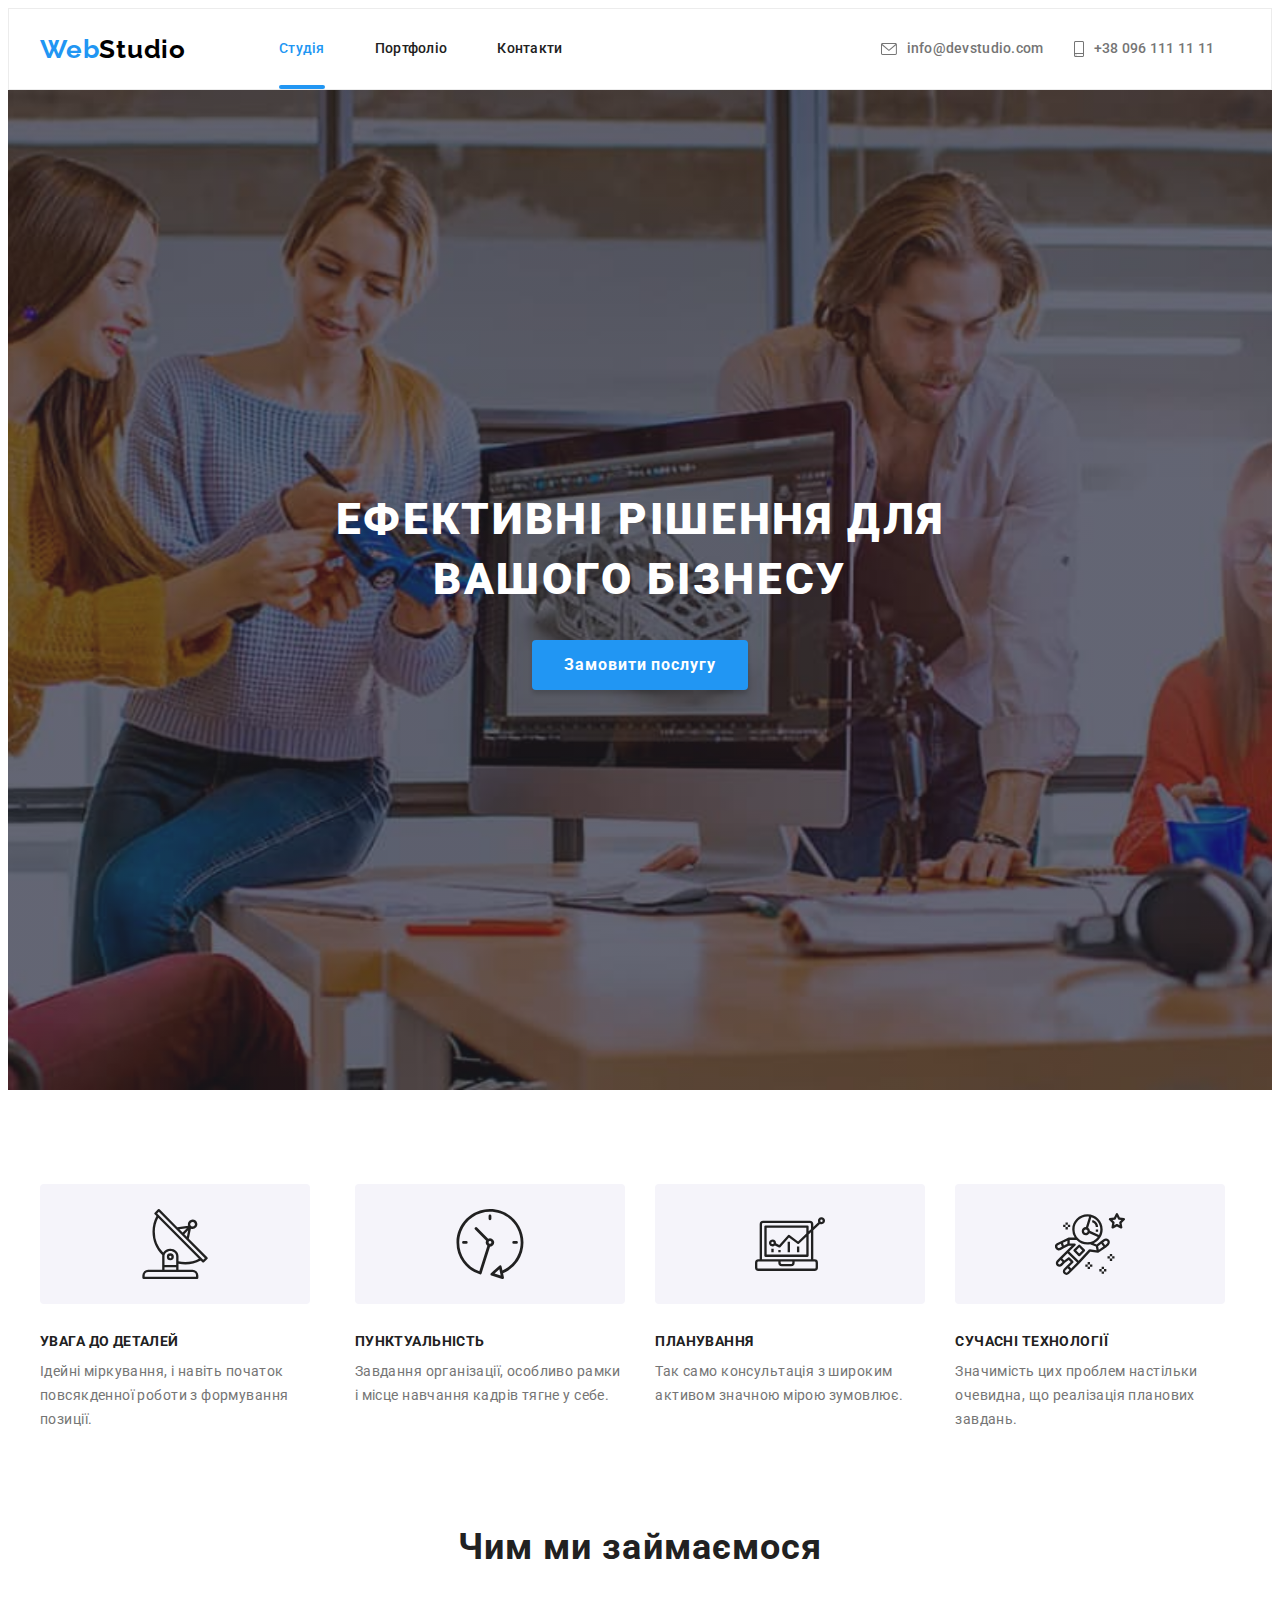
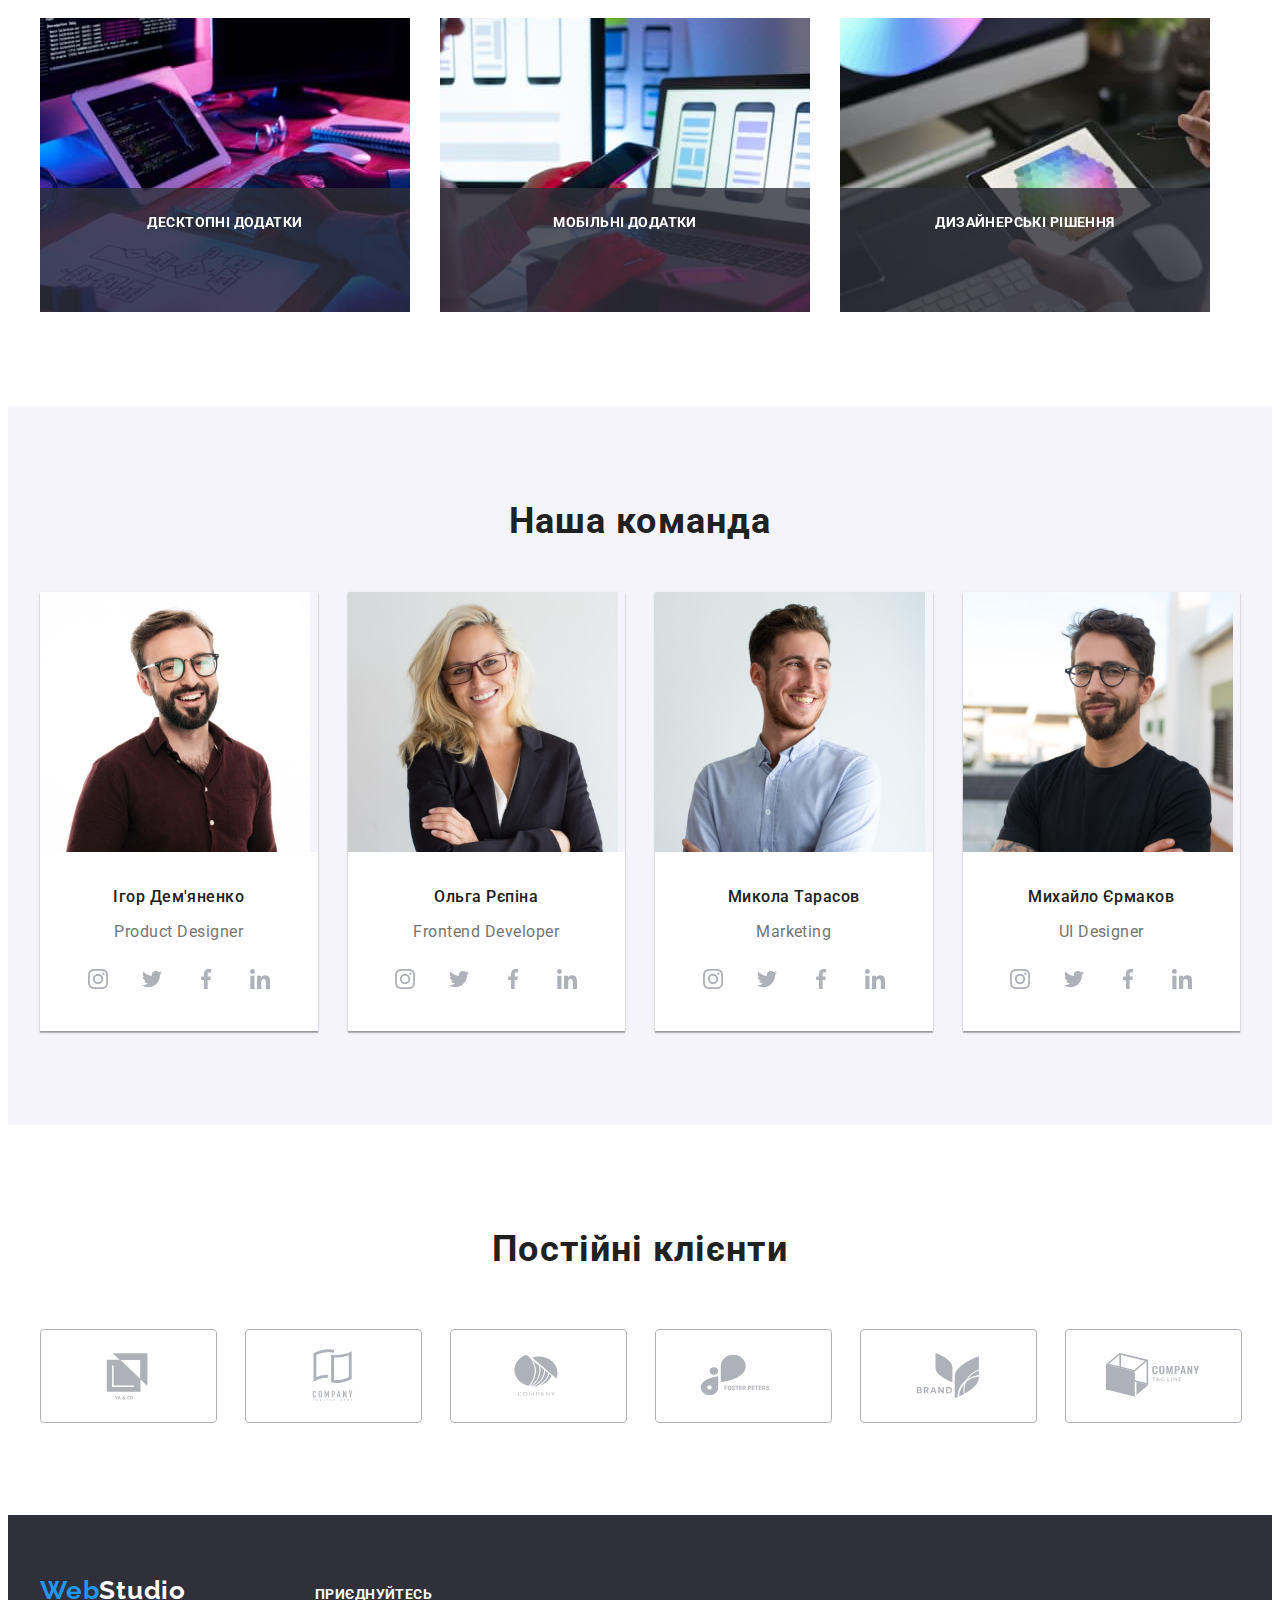
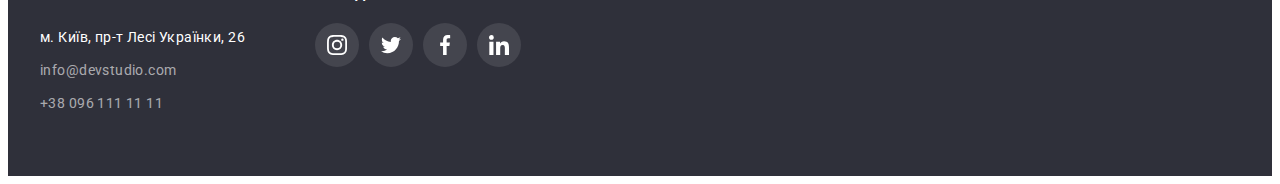
<file: index.html>
<!DOCTYPE html>
<html lang="uk">
  <head>
    <meta charset="UTF-8" />
    <meta http-equiv="X-UA-Compatible" content="IE=edge" />
    <meta name="viewport" content="width=device-width, initial-scale=1.0" />
    <title>Portfolio</title>
    <link rel="preconnect" href="https://fonts.googleapis.com" />
    <link rel="preconnect" href="https://fonts.gstatic.com" crossorigin />
    <link
      href="https://fonts.googleapis.com/css2?family=Raleway:wght@700&family=Roboto:wght@400;500;700;900&display=swap"
      rel="stylesheet"
    />
    <link
      rel="stylesheet"
      href="https://cdnjs.cloudflare.com/ajax/libs/modern-normalize/1.1.0/modern-normalize.min.css"
      integrity="sha512-wpPYUAdjBVSE4KJnH1VR1HeZfpl1ub8YT/NKx4PuQ5NmX2tKuGu6U/JRp5y+Y8XG2tV+wKQpNHVUX03MfMFn9Q=="
      crossorigin="anonymous"
      referrerpolicy="no-referrer"
    />
    <link rel="stylesheet" href="./css/styles.css" />
  </head>
  <body>
    <header class="header-page">
      <div class="container main-nav">
        <nav class="site">
          <a class="logo" href="/index.html"
            >Web<span class="black-logo">Studio</span></a
          >
          <ul class="site-nav">
            <li>
              <a class="link-nav current" href="/index.html">Студія</a>
            </li>
            <li><a class="link-nav" href="./portfolio.html">Портфоліо</a></li>
            <li><a class="link-nav" href="">Контакти</a></li>
          </ul>
        </nav>
        <ul class="auth-nav">
          <li class="contact-icon">
            <a class="link" href="mailto:info@devstudio.com">
              <svg class="mail-icon" width="16" height="12">
                <use href="./images/icons.svg#icon-envelope"></use></svg
              >info@devstudio.com
            </a>
          </li>
          <li class="contact-icon">
            <a class="link tel" href="tel:+380961111111">
              <svg class="smarthone-icon" width="10" height="16">
                <use href="./images/icons.svg#icon-smartphone"></use>
              </svg>
              +38 096 111 11 11
            </a>
          </li>
        </ul>
      </div>
    </header>
    <main>
      <section class="decision overlay">
        <div class="container button-buy">
          <h1 class="title">Ефективні рішення для вашого бізнесу</h1>
          <button data-modal-open class="button" type="button">
            Замовити послугу
          </button>
          <div class="backdrop is-hidden" data-modal>
            <div class="modal">
              <button data-modal-close class="close" type="button">
                <svg width="18" height="18">
                  <use href="./images/icons.svg#icon-icon-close"></use>
                </svg>
              </button>
            </div>
          </div>
        </div>
      </section>

      <section class="section-details">
        <div class="container details">
          <ul class="list">
            <li class="list-details">
              <div class="details-icon">
                <svg class="icon-list" width="70" height="70">
                  <use
                    class="icon-antenna"
                    href="./images/icons.svg#icon-antenna-1"
                  ></use>
                </svg>
              </div>
              <h2 class="sub-title">УВАГА ДО ДЕТАЛЕЙ</h2>
              <p class="description">
                Ідейні міркування, і навіть початок повсякденної роботи з
                формування позиції.
              </p>
            </li>

            <li class="list-details">
              <div class="details-icon">
                <svg class="icon-list" width="70" height="70">
                  <use
                    class="icon-clock"
                    href="./images/icons.svg#icon-clock-1"
                  ></use>
                </svg>
              </div>
              <h2 class="sub-title">ПУНКТУАЛЬНІСТЬ</h2>
              <p class="description">
                Завдання організації, особливо рамки і місце навчання кадрів
                тягне у себе.
              </p>
            </li>

            <li class="list-details">
              <div class="details-icon">
                <svg class="icon-list" width="70" height="70">
                  <use
                    class="icon-diagram"
                    href="./images/icons.svg#icon-diagram-1"
                  ></use>
                </svg>
              </div>
              <h2 class="sub-title">ПЛАНУВАННЯ</h2>
              <p class="description">
                Так само консультація з широким активом значною мірою зумовлює.
              </p>
            </li>

            <li class="list-details">
              <div class="details-icon">
                <svg class="icon-list" width="70" height="70">
                  <use
                    class="icon-astronaut"
                    href="./images/icons.svg#icon-astronaut-1"
                  ></use>
                </svg>
              </div>
              <h2 class="sub-title">СУЧАСНІ ТЕХНОЛОГІЇ</h2>
              <p class="description">
                Значимість цих проблем настільки очевидна, що реалізація
                планових завдань.
              </p>
            </li>
          </ul>
        </div>
      </section>

      <section class="hero">
        <div class="container">
          <h2 class="pre-title">Чим ми займаємося</h2>
          <ul class="list-do">
            <li>
              <a class="img-image" href=""
                ><img src="./img/img1.jpg" alt="набір символів" width="370" />
                <p class="img-title">Десктопні додатки</p></a
              >
            </li>
            <li>
              <a class="img-image" href=""
                ><img src="./img/img2.jpg" alt="розробка макету" width="370" />
                <p class="img-title">Мобільні додатки</p></a
              >
            </li>
            <li>
              <a class="img-image" href=""
                ><img src="./img/img3.jpg" alt="дизайн" width="370" />
                <p class="img-title">Дизайнерські рішення</p>
              </a>
            </li>
          </ul>
        </div>
      </section>
      <section class="team">
        <div class="container">
          <h2 class="pre-title">Наша команда</h2>

          <ul class="list-team our-team">
            <li class="icon-item">
              <img src="./img/img4.jpg" alt="Ігор Дем'яненко" width="270" />
              <div class="title-profession">
                <h3 class="title-name">Ігор Дем'яненко</h3>
                <p class="description-name">Product Designer</p>
                <ul class="soc-list list">
                  <li class="soc-item">
                    <a href="" class="soc-link">
                      <svg class="soc-icon" width="20" height="20">
                        <use href="./images/icons.svg#icon-instagram-2"></use>
                      </svg>
                    </a>
                  </li>
                  <li class="soc-item">
                    <a href="" class="soc-link">
                      <svg class="soc-icon" width="20" height="20">
                        <use href="./images/icons.svg#icon-twitter-1"></use>
                      </svg>
                    </a>
                  </li>
                  <li class="soc-item">
                    <a href="" class="soc-link">
                      <svg class="soc-icon" width="20" height="20">
                        <use href="./images/icons.svg#icon-facebook-1"></use>
                      </svg>
                    </a>
                  </li>
                  <li class="soc-item">
                    <a href="" class="soc-link">
                      <svg class="soc-icon" width="20" height="20">
                        <use href="./images/icons.svg#icon-linkedin-1"></use>
                      </svg>
                    </a>
                  </li>
                </ul>
              </div>
            </li>

            <li class="icon-item">
              <img src="./img/img5.jpg" alt="Ольга Рєпіна" width="270" />
              <div class="title-profession">
                <h3 class="title-name">Ольга Рєпіна</h3>
                <p class="description-name">Frontend Developer</p>
                <ul class="soc-list list">
                  <li class="soc-item">
                    <a href="" class="soc-link">
                      <svg class="soc-icon" width="20" height="20">
                        <use href="./images/icons.svg#icon-instagram-2"></use>
                      </svg>
                    </a>
                  </li>
                  <li class="soc-item">
                    <a href="" class="soc-link">
                      <svg class="soc-icon" width="20" height="20">
                        <use href="./images/icons.svg#icon-twitter-1"></use>
                      </svg>
                    </a>
                  </li>
                  <li class="soc-item">
                    <a href="" class="soc-link">
                      <svg class="soc-icon" width="20" height="20">
                        <use href="./images/icons.svg#icon-facebook-1"></use>
                      </svg>
                    </a>
                  </li>
                  <li class="soc-item">
                    <a href="" class="soc-link">
                      <svg class="soc-icon" width="20" height="20">
                        <use href="./images/icons.svg#icon-linkedin-1"></use>
                      </svg>
                    </a>
                  </li>
                </ul>
              </div>
            </li>
            <li class="icon-item">
              <img src="./img/img6.jpg" alt="Микола Тарасов" width="270" />
              <div class="title-profession">
                <h3 class="title-name">Микола Тарасов</h3>
                <p class="description-name">Marketing</p>
                <ul class="soc-list list">
                  <li class="soc-item">
                    <a href="" class="soc-link">
                      <svg class="soc-icon" width="20" height="20">
                        <use href="./images/icons.svg#icon-instagram-2"></use>
                      </svg>
                    </a>
                  </li>
                  <li class="soc-item">
                    <a href="" class="soc-link">
                      <svg class="soc-icon" width="20" height="20">
                        <use href="./images/icons.svg#icon-twitter-1"></use>
                      </svg>
                    </a>
                  </li>
                  <li class="soc-item">
                    <a href="" class="soc-link">
                      <svg class="soc-icon" width="20" height="20">
                        <use href="./images/icons.svg#icon-facebook-1"></use>
                      </svg>
                    </a>
                  </li>
                  <li class="soc-item">
                    <a href="" class="soc-link">
                      <svg class="soc-icon" width="20" height="20">
                        <use href="./images/icons.svg#icon-linkedin-1"></use>
                      </svg>
                    </a>
                  </li>
                </ul>
              </div>
            </li>
            <li class="icon-item">
              <img src="./img/img7.jpg" alt="Михайло Єрмаков" width="270" />
              <div class="title-profession">
                <h3 class="title-name">Михайло Єрмаков</h3>
                <p class="description-name">UI Designer</p>
                <ul class="soc-list list">
                  <li class="soc-item">
                    <a href="" class="soc-link">
                      <svg class="soc-icon" width="20" height="20">
                        <use href="./images/icons.svg#icon-instagram-2"></use>
                      </svg>
                    </a>
                  </li>
                  <li class="soc-item">
                    <a href="" class="soc-link">
                      <svg class="soc-icon" width="20" height="20">
                        <use href="./images/icons.svg#icon-twitter-1"></use>
                      </svg>
                    </a>
                  </li>
                  <li class="soc-item">
                    <a href="" class="soc-link">
                      <svg class="soc-icon" width="20" height="20">
                        <use href="./images/icons.svg#icon-facebook-1"></use>
                      </svg>
                    </a>
                  </li>
                  <li class="soc-item">
                    <a href="" class="soc-link">
                      <svg class="soc-icon" width="20" height="20">
                        <use href="./images/icons.svg#icon-linkedin-1"></use>
                      </svg>
                    </a>
                  </li>
                </ul>
              </div>
            </li>
          </ul>
        </div>
      </section>
      <section class="clients">
        <div class="container">
          <h2 class="title-clients">Постійні клієнти</h2>
          <ul class="clients-list list">
            <li class="client-item">
              <a href="" class="client-link">
                <svg class="client-icon" width="106" height="60">
                  <use href="./images/icons.svg#icon-Logo"></use></svg
              ></a>
            </li>
            <li class="client-item">
              <a href="" class="client-link">
                <svg class="client-icon" width="106" height="60">
                  <use href="./images/icons.svg#icon-Logo-1"></use>
                </svg>
              </a>
            </li>
            <li class="client-item">
              <a href="" class="client-link">
                <svg class="client-icon" width="106" height="60">
                  <use href="./images/icons.svg#icon-Logo-2"></use>
                </svg>
              </a>
            </li>
            <li class="client-item">
              <a href="" class="client-link">
                <svg class="client-icon" width="106" height="60">
                  <use href="./images/icons.svg#icon-Logo-3"></use>
                </svg>
              </a>
            </li>
            <li class="client-item">
              <a href="" class="client-link">
                <svg class="client-icon" width="106" height="60">
                  <use href="./images/icons.svg#icon-Logo-4"></use>
                </svg>
              </a>
            </li>
            <li class="client-item">
              <a href="" class="client-link">
                <svg class="client-icon" width="106" height="60">
                  <use href="./images/icons.svg#icon-Logo-5"></use>
                </svg>
              </a>
            </li>
          </ul>
        </div>
      </section>
    </main>
    <footer class="footer">
      <div class="container footer-item">
        <div class="footer-adress">
          <a class="logo-footer" href="/index.html"
            >Web<span class="partlogo">Studio</span></a
          >
          <address class="adress">
            <a class="street" href="">м. Київ, пр-т Лесі Українки, 26</a>
            <ul class="communication">
              <li class="contact-item">
                <a class="contact mail" href="mailto:info@devstudio.com"
                  >info@devstudio.com</a
                >
              </li>
              <li>
                <a class="contact" href="tel:+380961111111"
                  >+38 096 111 11 11</a
                >
              </li>
            </ul>
          </address>
        </div>
        <div class="footer-soc">
          <h2 class="footer-title">приєднуйтесь</h2>
          <ul class="footer-soc-list">
            <li class="footer-soc-item">
              <a href="" class="footer-soc-link">
                <svg class="footer-soc-icon" width="20" height="20">
                  <use href="./images/icons.svg#icon-instagram-2"></use>
                </svg>
              </a>
            </li>
            <li class="footer-soc-item">
              <a href="" class="footer-soc-link">
                <svg class="footer-soc-icon" width="20" height="20">
                  <use href="./images/icons.svg#icon-twitter-1"></use>
                </svg>
              </a>
            </li>
            <li class="footer-soc-item">
              <a href="" class="footer-soc-link">
                <svg class="footer-soc-icon" width="20" height="20">
                  <use href="./images/icons.svg#icon-facebook-1"></use>
                </svg>
              </a>
            </li>
            <li class="footer-soc-item">
              <a href="" class="footer-soc-link">
                <svg class="footer-soc-icon" width="20" height="20">
                  <use href="./images/icons.svg#icon-linkedin-1"></use>
                </svg>
              </a>
            </li>
          </ul>
        </div>
      </div>
    </footer>
    <script src="./modal.js"></script>
  </body>
</html>
</file>
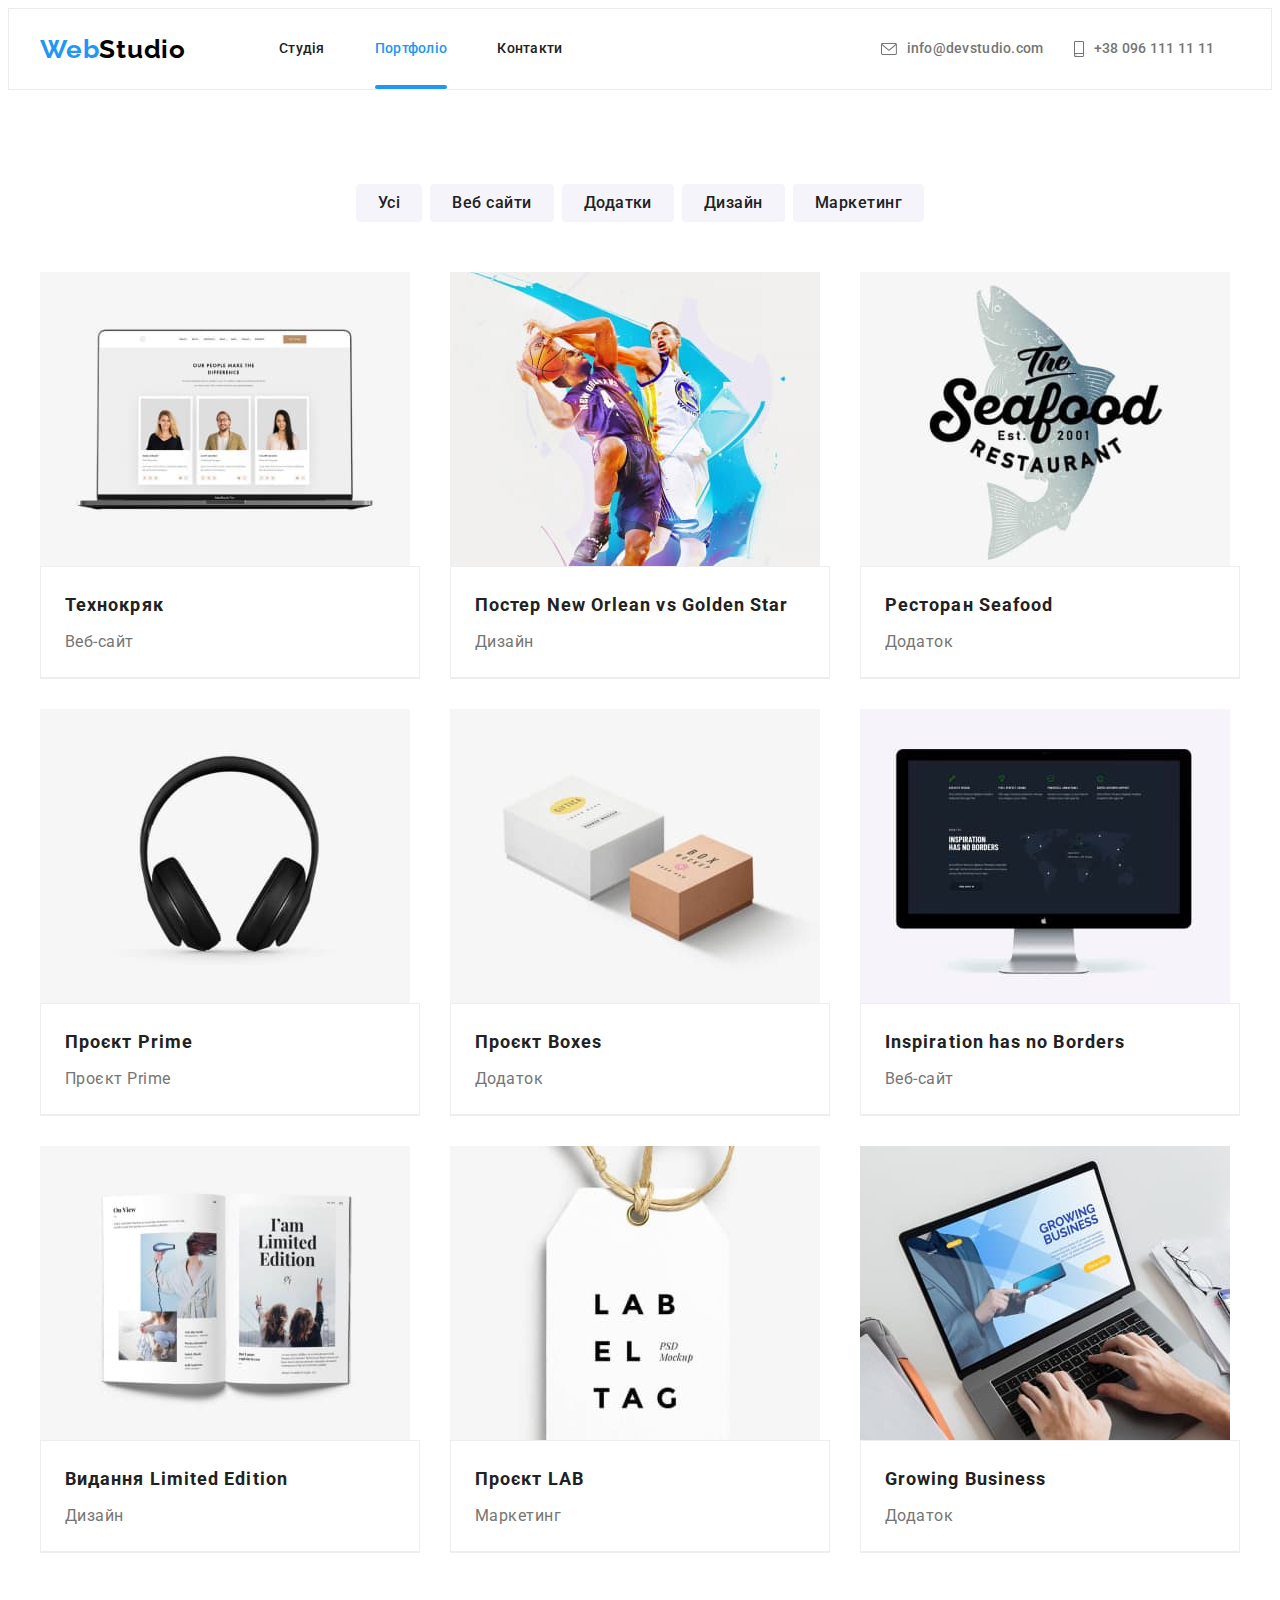
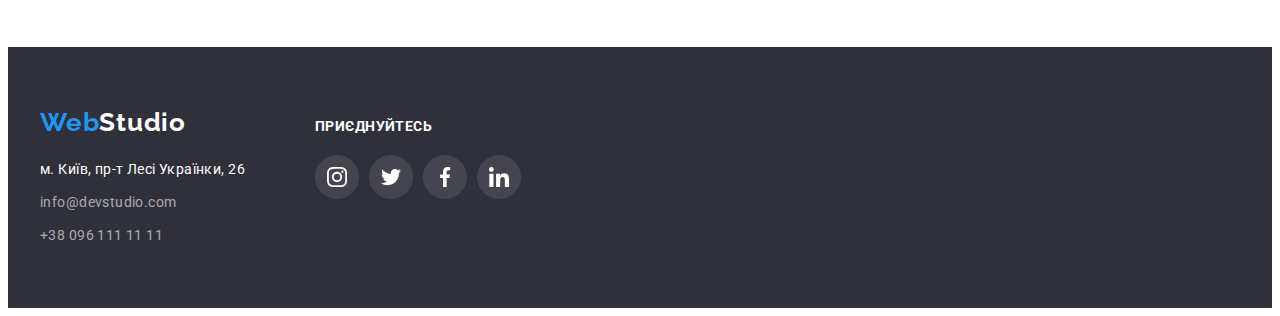
<file: portfolio.html>
<!DOCTYPE html>
<html lang="uk">
  <head>
    <meta charset="UTF-8" />
    <meta http-equiv="X-UA-Compatible" content="IE=edge" />
    <meta name="viewport" content="width=device-width, initial-scale=1.0" />
    <title>Portfolio</title>
    <link rel="preconnect" href="https://fonts.googleapis.com" />
    <link rel="preconnect" href="https://fonts.gstatic.com" crossorigin />
    <link
      href="https://fonts.googleapis.com/css2?family=Raleway:wght@700&family=Roboto:wght@400;500;700;900&display=swap"
      rel="stylesheet"
    />
    <link
      rel="stylesheet"
      href="https://cdnjs.cloudflare.com/ajax/libs/modern-normalize/1.1.0/modern-normalize.min.css"
      integrity="sha512-wpPYUAdjBVSE4KJnH1VR1HeZfpl1ub8YT/NKx4PuQ5NmX2tKuGu6U/JRp5y+Y8XG2tV+wKQpNHVUX03MfMFn9Q=="
      crossorigin="anonymous"
      referrerpolicy="no-referrer"
    />
    <link rel="stylesheet" href="./css/styles.css" />
  </head>
  <body>
    <header class="header-page">
      <div class="container main-nav">
        <nav class="site">
          <a class="logo" href="./index.html"
            >Web<span class="black-logo">Studio</span></a
          >
          <ul class="site-nav">
            <li><a class="link-nav" href="./index.html">Студія</a></li>
            <li>
              <a class="link-nav current" href="/portfolio.html">Портфоліо</a>
            </li>
            <li><a class="link-nav" href="">Контакти</a></li>
          </ul>
        </nav>
        <ul class="auth-nav">
          <li class="contact-icon">
            <a class="link" href="mailto:info@devstudio.com">
              <svg class="mail-icon" width="16" height="12">
                <use href="./images/icons.svg#icon-envelope"></use></svg
              >info@devstudio.com
            </a>
          </li>
          <li class="contact-icon">
            <a class="link tel" href="tel:+380961111111">
              <svg class="smarthone-icon" width="10" height="16">
                <use href="./images/icons.svg#icon-smartphone"></use>
              </svg>
              +38 096 111 11 11
            </a>
          </li>
        </ul>
      </div>
    </header>
    <main>
      <section class="type-button">
        <div class="container">
          <div class="filter-button">
            <ul class="list-button">
              <li>
                <button class="button-filter" type="button">Усі</button>
              </li>
              <li>
                <button class="button-filter" type="button">Веб сайти</button>
              </li>
              <li>
                <button class="button-filter" type="button">Додатки</button>
              </li>
              <li>
                <button class="button-filter" type="button">Дизайн</button>
              </li>
              <li>
                <button class="button-filter" type="button">Маркетинг</button>
              </li>
            </ul>
          </div>
          <ul class="list-image">
            <li class="portfolio-image">
              <a class="link-img" href="">
                <div class="wrap">
                  <img src="./img/img8.jpg" alt="Ноутбук" width="370" />
                  <p class="hover-text">
                    Ресурс пропонує комплексні пропозиції з різним рівнем
                    функціоналу та сервісів. Все це дозволить відвідувачу
                    отримати вичерпні відомості про компанію чи приватну особу.
                  </p>
                </div>
                <div class="description-image">
                  <h2 class="title-description">Технокряк</h2>
                  <p class="sub-description">Веб-сайт</p>
                </div>
              </a>
            </li>
            <li class="portfolio-image">
              <a class="link-img" href=""
                ><img src="./img/img9.jpg" alt="Баскетбол" width="370" />
                <div class="description-image">
                  <h2 class="title-description">
                    Постер New Orlean vs Golden Star
                  </h2>
                  <p class="sub-description">Дизайн</p>
                </div>
              </a>
            </li>
            <li class="portfolio-image">
              <a class="link-img" href=""
                ><img src="./img/img10.jpg" alt="Риба" width="370" />
                <div class="description-image">
                  <h2 class="title-description">Ресторан Seafood</h2>
                  <p class="sub-description">Додаток</p>
                </div>
              </a>
            </li>
            <li class="portfolio-image">
              <a class="link-img" href=""
                ><img src="./img/img11.jpg" alt="Навушники" width="370" />
                <div class="description-image">
                  <h2 class="title-description">Проєкт Prime</h2>
                  <p class="sub-description">Проєкт Prime</p>
                </div>
              </a>
            </li>
            <li class="portfolio-image">
              <a class="link-img" href=""
                ><img src="./img/img12.jpg" alt="Коробки" width="370" />
                <div class="description-image">
                  <h2 class="title-description">Проєкт Boxes</h2>
                  <p class="sub-description">Додаток</p>
                </div>
              </a>
            </li>
            <li class="portfolio-image">
              <a class="link-img" href=""
                ><img src="./img/img13.jpg" alt="Монітор" width="370" />
                <div class="description-image">
                  <h2 class="title-description">Inspiration has no Borders</h2>
                  <p class="sub-description">Веб-сайт</p>
                </div>
              </a>
            </li>
            <li class="portfolio-image">
              <a class="link-img" href=""
                ><img src="./img/img14.jpg" alt="Книга" width="370" />
                <div class="description-image">
                  <h2 class="title-description">Видання Limited Edition</h2>
                  <p class="sub-description">Дизайн</p>
                </div>
              </a>
            </li>
            <li class="portfolio-image">
              <a class="link-img" href=""
                ><img src="./img/img15.jpg" alt="Брелок" width="370" />
                <div class="description-image">
                  <h2 class="title-description">Проєкт LAB</h2>
                  <p class="sub-description">Маркетинг</p>
                </div>
              </a>
            </li>
            <li class="portfolio-image">
              <a class="link-img" href=""
                ><img src="./img/img16.jpg" alt="Ноутбук" width="370" />
                <div class="description-image">
                  <h2 class="title-description">Growing Business</h2>
                  <p class="sub-description">Додаток</p>
                </div>
              </a>
            </li>
          </ul>
        </div>
      </section>
    </main>
    <footer class="footer">
      <div class="container footer-item">
        <div class="footer-adress">
          <a class="logo-footer" href="/index.html"
            >Web<span class="partlogo">Studio</span></a
          >
          <address class="adress">
            <a class="street" href="">м. Київ, пр-т Лесі Українки, 26</a>
            <ul class="communication">
              <li class="contact-item">
                <a class="contact mail" href="mailto:info@devstudio.com"
                  >info@devstudio.com</a
                >
              </li>
              <li>
                <a class="contact" href="tel:+380961111111"
                  >+38 096 111 11 11</a
                >
              </li>
            </ul>
          </address>
        </div>
        <div class="footer-soc">
          <h2 class="footer-title">приєднуйтесь</h2>
          <ul class="footer-soc-list">
            <li class="footer-soc-item">
              <a href="" class="footer-soc-link">
                <svg class="footer-soc-icon" width="20" height="20">
                  <use href="./images/icons.svg#icon-instagram-2"></use>
                </svg>
              </a>
            </li>
            <li class="footer-soc-item">
              <a href="" class="footer-soc-link">
                <svg class="footer-soc-icon" width="20" height="20">
                  <use href="./images/icons.svg#icon-twitter-1"></use>
                </svg>
              </a>
            </li>
            <li class="footer-soc-item">
              <a href="" class="footer-soc-link">
                <svg class="footer-soc-icon" width="20" height="20">
                  <use href="./images/icons.svg#icon-facebook-1"></use>
                </svg>
              </a>
            </li>
            <li class="footer-soc-item">
              <a href="" class="footer-soc-link">
                <svg class="footer-soc-icon" width="20" height="20">
                  <use href="./images/icons.svg#icon-linkedin-1"></use>
                </svg>
              </a>
            </li>
          </ul>
        </div>
      </div>
    </footer>
  </body>
</html>
</file>
<file: css/styles.css>
body {
  font-family: "Roboto", sans-serif;
  font-style: normal;
  background-color: #ffffff;
}
:root {
  --brand-color: #ffffff;
  --text-color: #212121;
  --button-color: #2196f3;
}

p,
h1,
h2,
h3,
h4,
h5,
h6 {
  margin: 0;
}
ul,
ol {
  margin: 0;
  padding-left: 0;
}
button {
  cursor: pointer;
}
address {
  font-style: normal;
  margin-top: 20px;
}
img {
  display: block;
}

.container {
  width: 1200px;
  padding-left: 15px;
  padding-right: 15px;
  margin: 0 auto;
}

.header-page {
  border: 1px solid #ececec;
  display: flex;
  align-items: center;
}

.logo {
  font-family: "Raleway";
  font-weight: 700;
  font-size: 26px;
  line-height: 1.19;
  letter-spacing: 0.03em;
  color: var(--button-color);
  text-decoration: none;
  margin-right: 93px;
}
.black-logo {
  color: #000;
}
.partlogo {
  color: var(--brand-color);
}

.button-buy {
  display: flex;
  flex-direction: column;
  align-items: center;
}

.overlay {
  max-width: 1600px;
  height: 600px;
  margin-left: auto;
  margin-right: auto;
  background-image: linear-gradient(
      to right,
      rgba(47, 48, 58, 0.4),
      rgba(47, 48, 58, 0.4)
    ),
    url(../images/hero.jpg);
  background-repeat: no-repeat;
  background-position: center;
  background-size: cover;
}

.backdrop {
  position: fixed;
  width: 100%;
  height: 100%;
  top: 0;
  left: 0;
  background-color: rgba(0, 0, 0, 0.2);
  transition: opacity 250ms cubic-bezier(0.4, 0, 0.2, 1),
    vissbility 250ms cubic-bezier(0.4, 0, 0.2, 1);
}

.backdrop.is-hidden {
  opacity: 0;
  pointer-events: none;
}

.modal {
  position: absolute;
  width: 528px;
  min-height: 581px;
  top: 50%;
  left: 50%;
  transform: translate(-50%, -50%);
  background: #ffffff;
  border-radius: 4px;
  box-shadow: 0px 1px 3px rgba(0, 0, 0, 0.12), 0px 1px 1px rgba(0, 0, 0, 0.14),
    0px 2px 1px rgba(0, 0, 0, 0.2);
  transform: translate(-50%, -50%) rotate(0);
  transition: transform 250ms cubic-bezier(0.4, 0, 0.2, 1),
    border-radius 250ms cubic-bezier(0.4, 0, 0.2, 1);
}

.backdrop.is-hidden .modal {
  transform: translate(-50%, -50%) rotate(-360deg);
  border-radius: 50%;
}

.close {
  width: 30px;
  height: 30px;
  background-color: #ffffff;
  border: 1px solid rgba(0, 0, 0, 0.1);
  border-radius: 50%;
  fill: #000000;
  position: absolute;
  right: 8px;
  top: 8px;
  display: flex;
  align-items: center;
  justify-content: center;
  cursor: pointer;
}

.is-hiden {
  opacity: 0;
  visibility: hidden;
  pointer-events: none;
}

.decision {
  padding-top: 200px;
  padding-bottom: 200px;
  background-color: #2f303a;
  display: flex;
  align-items: center;
}

.footer {
  background-color: #2f303a;
}
.footer-soc {
  margin-left: 70px;
}

.footer-item {
  display: flex;
  align-items: baseline;
}

.footer-title {
  display: block;
  font-weight: 700;
  font-size: 14px;
  line-height: 1.14;
  letter-spacing: 0.03em;
  text-transform: uppercase;
  color: #ffffff;
  margin-bottom: 20px;
}

.footer-soc-icon {
  fill: #ffffff;
}

.footer-soc-list {
  display: flex;
  justify-content: center;
  gap: 10px;
}

.footer-soc-link {
  width: 100%;
  height: 100%;
  display: flex;
  align-items: center;
  justify-content: center;
  background: rgba(255, 255, 255, 0.1);
  border-radius: 50%;
  fill: #ffffff;
  transition: background-color 250ms cubic-bezier(0.4, 0, 0.2, 1),
    fill 250ms cubic-bezier(0.4, 0, 0.2, 1);
}

.footer-soc-link:hover,
.footer-soc-link:focus {
  background-color: #2196f3;
  fill: #ffffff;
}

.footer-soc-item {
  width: 44px;
  height: 44px;
}

.footer-icon-item {
  width: calc((100% - 30px) / 4);
}

.site-nav,
.auth-nav,
.communication,
.list,
.header-page,
.list-button,
.list-image,
.list-do,
.list-team,
.icon-list,
.social-team-list,
.footer-soc-list {
  list-style-type: none;
}

.contact-icon {
  display: flex;
  color: #757575;
  cursor: pointer;
}

.link-nav {
  font-weight: 500;
  font-size: 14px;
  line-height: 1.14;
  letter-spacing: 0.02em;
  color: #212121;
  text-decoration: none;
  display: flex;
  padding-top: 32px;
  padding-bottom: 32px;
  transition: color 250ms cubic-bezier(0.4, 0, 0.2, 1);
}

.current {
  color: #2196f3;
  position: relative;
}

.current::after {
  content: "";
  width: 100%;
  height: 4px;
  background: #2196f3;
  border-radius: 2px;
  position: absolute;
  display: block;
  bottom: 0;
}

.link-nav:hover,
.link-nav:focus {
  color: var(--button-color);
}

.link {
  font-weight: 500;
  font-size: 14px;
  line-height: 1.14;
  letter-spacing: 0.02em;
  text-decoration: none;
  color: #757575;
  fill: #757575;
  display: flex;
  justify-content: center;
  align-items: center;
  transition: color 250ms cubic-bezier(0.4, 0, 0.2, 1),
    fill 250ms cubic-bezier(0.4, 0, 0.2, 1);
}

.mail-icon {
  margin-right: 10px;
  fill: currentColor;
}

.smarthone-icon {
  margin-right: 10px;
  fill: currentColor;
}

.link:hover,
.link:focus {
  color: var(--button-color);
  fill: var(--button-color);
}

.tel {
  color: #757575;
}

.street {
  font-size: 14px;
  line-height: 1.71;
  letter-spacing: 0.03em;
  color: var(--brand-color);
  text-decoration: none;
  font-style: normal;
  margin-bottom: 9px;
}

.contact {
  font-size: 14px;
  line-height: 1.71;
  letter-spacing: 0.03em;
  color: rgba(255, 255, 255, 0.6);
  text-decoration: none;
  font-style: normal;
  margin-bottom: 9px;
}

.title {
  font-weight: 900;
  font-size: 44px;
  line-height: 1.36;
  letter-spacing: 0.06em;
  text-align: center;
  color: var(--brand-color);
  text-transform: uppercase;

  margin-bottom: 30px;
  max-width: 696px;
}
.button {
  background-color: var(--button-color);
  font-weight: 700;
  font-size: 16px;
  line-height: 1.88;
  letter-spacing: 0.06em;
  color: var(--brand-color);
  font-family: inherit;
  border-radius: 4px;
  padding: 10px 32px;
  min-width: 216px;
  text-align: center;
  display: inline-block;
  box-shadow: 0px 4px 4px rgba(0, 0, 0, 0.15);
  border: 0;
}

.list {
  display: flex;
  gap: 30px;
}

.details-icon {
  width: 270px;
  height: 120px;
  display: flex;
  background: #f5f4fa;
  justify-content: center;
  align-items: center;
  border-radius: 4px;
}

.icon-list {
  fill: hsla(0, 0%, 13%, 1);
}

.details {
  display: flex;
}

.list-do {
  display: flex;
  gap: 30px;
}

.pre-title {
  font-weight: 700;
  font-size: 36px;
  line-height: 1.17;
  letter-spacing: 0.03em;
  color: var(--text-color);
  margin-bottom: 50px;
  text-align: center;
}

.img-image {
  position: relative;
}

.img-title {
  font-weight: 700;
  font-size: 14px;
  line-height: 1.14;
  text-align: center;
  letter-spacing: 0.03em;
  text-transform: uppercase;
  color: #ffffff;
  background: rgba(47, 48, 58, 0.8);
  width: 370px;
  height: 70px;
  align-items: center;
  justify-content: center;
  padding-top: 27px;
  padding-bottom: 27px;
  position: absolute;
  bottom: 0px;
}

.description {
  font-size: 14px;
  line-height: 1.71;
  letter-spacing: 0.03em;
  color: #757575;
}
.sub-title {
  font-weight: 700;
  font-size: 14px;
  line-height: 1.14;
  letter-spacing: 0.03em;
  text-transform: uppercase;
  color: var(--text-color);
  margin-bottom: 10px;
  margin-top: 30px;
}
.type-button {
  text-decoration: none;
  background-color: #fff;
  padding-top: 94px;
  padding-bottom: 94px;
}

.filter-button {
  display: flex;
  justify-content: center;
}
.list-button {
  display: flex;
  gap: 8px;
  text-align: center;
}
.hero {
  padding-bottom: 94px;
}
.link-img {
  text-decoration: none;
}

.wrap {
  position: relative;
  overflow: hidden;
}

.portfolio-image:hover .hover-text {
  transform: translateY(0);
}

.hover-text {
  position: absolute;
  top: 0;
  font-style: normal;
  padding-left: 24px;
  padding-right: 24px;
  padding-top: 63px;
  padding-bottom: 63px;
  background-color: rgba(33, 150, 243, 0.9);
  font-weight: 400;
  font-size: 18px;
  line-height: 1.56;
  letter-spacing: 0.03em;
  color: #ffffff;
  height: 100%;
  transform: translateY(100%);
  transition: transform 250ms cubic-bezier(0.4, 0, 0.2, 1);
  overflow: auto;
}

.portfolio-image {
  width: calc((100% - 60px) / 3);
  border-bottom: 1px solid #eeeeee;
  transition: box-shadow 250ms cubic-bezier(0.4, 0, 0.2, 1);
}

.portfolio-image:hover {
  box-shadow: 0px 1px 1px rgba(0, 0, 0, 0.12), 0px 4px 4px rgba(0, 0, 0, 0.06),
    1px 4px 6px rgba(0, 0, 0, 0.16);
}

.team {
  background-color: #f5f4fa;
  padding-top: 94px;
  padding-bottom: 94px;
}

.our-team {
  display: flex;
}

.list-team {
  display: flex;
  gap: 30px;
}

.filter {
  background-color: #f5f4fa;
  color: var(--text-color);
}
.button-filter {
  background-color: #f5f4fa;
  font-weight: 500;
  font-size: 16px;
  line-height: 1.62;
  text-align: center;
  letter-spacing: 0.03em;
  color: var(--text-color);
  font-family: Roboto, sans-serif;
  padding-top: 6px;
  padding-bottom: 6px;
  padding-left: 22px;
  padding-right: 22px;
  border-radius: 4px;
  border: 0;
  transition: box-shadow 250ms cubic-bezier(0.4, 0, 0.2, 1),
    color 250ms cubic-bezier(0.4, 0, 0.2, 1),
    background-color 250ms cubic-bezier(0.4, 0, 0.2, 1);
}

.button-filter:hover,
.button-filter:focus {
  background-color: var(--button-color);
  color: var(--brand-color);
  box-shadow: 0px 3px 1px rgba(0, 0, 0, 0.1), 0px 1px 2px rgba(0, 0, 0, 0.08),
    0px 2px 2px rgba(0, 0, 0, 0.12);
}

.button-filter:active {
  background: var(--button-color);
  color: var(--brand-color);
}
.title-name {
  font-weight: 500;
  font-size: 16px;
  line-height: 1.87;
  letter-spacing: 0.03em;
  color: var(--text-color);
  margin-bottom: 10px;
  text-align: center;
}
.title-description {
  font-weight: 700;
  font-size: 18px;
  line-height: 2;
  letter-spacing: 0.06em;
  color: var(--text-color);

  margin-bottom: 4px;
}
.sub-description {
  font-size: 16px;
  line-height: 1.88;
  letter-spacing: 0.03em;
  color: #757575;
}
.footer {
  padding-top: 60px;
  padding-bottom: 60px;
}
.list-button {
  margin-bottom: 50px;
}

.list-image {
  display: flex;
  gap: 30px;
  flex-wrap: wrap;
}

.auth-nav {
  display: flex;
  gap: 30px;
  align-items: center;
  margin-left: 318px;
}

.site-nav {
  display: flex;
  gap: 50px;
}
.site {
  display: flex;
  align-items: center;
}
.main-nav {
  display: flex;
}
.description-name {
  font-size: 16px;
  line-height: 1.19;
  text-align: center;
  letter-spacing: 0.03em;
  color: #757575;
}

.title-profession {
  padding-top: 30px;
  padding-bottom: 30px;
  background: #ffffff;
}

.soc-list {
  margin-top: 16px;
  display: flex;
  justify-content: center;
  gap: 10px;
}

.soc-link {
  width: 100%;
  height: 100%;
  display: flex;
  align-items: center;
  justify-content: center;
  background: #ffffff;
  border-radius: 50%;
  fill: #afb1b8;
  transition: background-color 250ms cubic-bezier(0.4, 0, 0.2, 1),
    fill 250ms cubic-bezier(0.4, 0, 0.2, 1);
}

.soc-link:hover,
.soc-link:focus {
  background-color: #2196f3;
  fill: #ffffff;
}

.soc-item {
  width: 44px;
  height: 44px;
}

.icon-item {
  width: calc((100% - 30px) / 4);
  box-shadow: 0px 1px 3px rgba(0, 0, 0, 0.12), 0px 1px 1px rgba(0, 0, 0, 0.14),
    0px 2px 1px rgba(0, 0, 0, 0.2);
}

.clients {
  padding-top: 94px;
  padding-bottom: 94px;
}

.title-clients {
  margin-bottom: 50px;
  font-style: normal;
  font-weight: 700;
  font-size: 36px;
  line-height: 1.67;
  text-align: center;
  letter-spacing: 0.03em;
  color: #212121;
}

.clients-list {
  display: flex;
  gap: 30px;
}

.client-item {
  width: calc((100% - 150px) / 6);
  height: 92px;
}

.client-link {
  width: 100%;
  height: 100%;
  border: 1px solid #afb1b8;
  border-radius: 4px;
  display: flex;
  align-items: center;
  justify-content: center;
  transition: border-color 250ms cubic-bezier(0.4, 0, 0.2, 1);
}

.client-icon {
  fill: #afb1b8;
  transition: fill 250ms cubic-bezier(0.4, 0, 0.2, 1);
}

.client-link:hover,
.client-link:focus {
  border-color: hsla(207, 90%, 54%, 1);
}

.client-link:hover .client-icon,
.client-link:focus .client-icon {
  fill: #2196f3;
}

.logo-footer {
  font-family: "Raleway";
  font-weight: 700;
  font-size: 26px;
  line-height: 1.19;
  letter-spacing: 0.03em;
  color: var(--button-color);
  text-decoration: none;
  margin-bottom: 20px;
}
.description-image {
  padding-top: 20px;
  padding-bottom: 20px;
  padding-left: 24px;
  padding-right: 24px;
  border: 1px solid #eeeeee;
}
.section-details {
  padding-top: 94px;
  padding-bottom: 94px;
}
.contact-item {
  margin-bottom: 9px;
}
.communication {
  margin-top: 9px;
}
</file>
